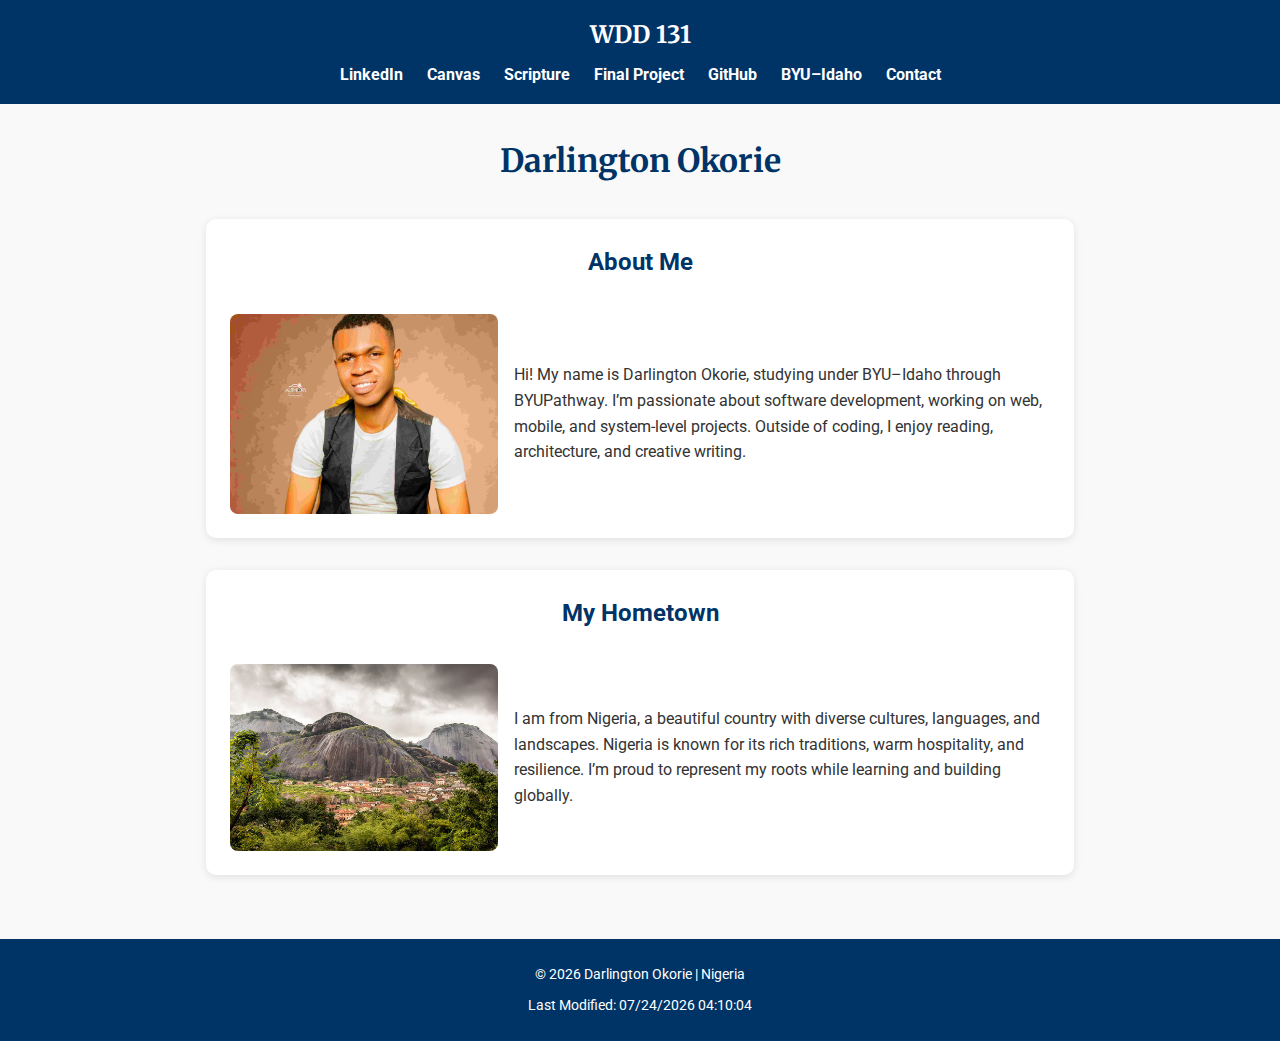
<file: index.html>
<!DOCTYPE html>
<html lang="en">
<head>
  <meta charset="UTF-8">
  <meta name="viewport" content="width=device-width, initial-scale=1.0">
  <title>WDD 131 – Dynamic Web Fundamentals – Darlington Okorie</title>
  <meta name="description" content="WDD 131 – Dynamic Web Fundamentals – Darlington Okorie. Course landing page showcasing assignments, projects, and links.">
  <meta name="author" content="Darlington Okorie">

  <!-- Base Styles -->
  <link rel="stylesheet" href="styles/base.css">

  <!-- Google Fonts (with preconnect for performance) -->
  <link rel="preconnect" href="https://fonts.googleapis.com">
  <link rel="preconnect" href="https://fonts.gstatic.com" crossorigin>
  <link href="https://fonts.googleapis.com/css2?family=Roboto:wght@400;700&family=Merriweather:wght@700&display=swap" rel="stylesheet">

  <!-- JS -->
  <script src="scripts/getdates.js" defer></script>
</head>
<body>
  <header>
    <span id="course-title">WDD 131</span>
    <nav>
      <ul>
        <li><a href="https://www.linkedin.com/in/darlington-okorie" target="_blank">LinkedIn</a></li>
        <li><a href="https://byupw.instructure.com/" target="_blank">Canvas</a></li>
        <li><a href="https://www.churchofjesuschrist.org/study/scriptures/bofm/1-ne/3?lang=eng&id=p7#p7" target="_blank">Scripture</a></li>
        <li><a href="final-project/index.html">Final Project</a></li>
        <li><a href="https://github.com/richiedarl" target="_blank">GitHub</a></li>
        <li><a href="https://www.byui.edu/" target="_blank">BYU–Idaho</a></li>
        <li><a href="contact.html">Contact</a></li>
      </ul>
    </nav>
  </header>

  <main>
    <h1>Darlington Okorie</h1>

    <!-- Card 1 -->
    <section class="card">
      <h2>About Me</h2>
      <img src="images/profile.jpg" alt="Portrait of Darlington Okorie">
      <p>
        Hi! My name is Darlington Okorie, studying under BYU–Idaho through BYUPathway. 
        I’m passionate about software development, working on web, mobile, and system-level projects. 
        Outside of coding, I enjoy reading, architecture, and creative writing.
      </p>
    </section>

    <!-- Card 2 -->
    <section class="card">
      <h2>My Hometown</h2>
      <img src="images/nigeria.jpg" alt="Scenic view of Nigeria">
      <p>
        I am from Nigeria, a beautiful country with diverse cultures, languages, and landscapes. 
        Nigeria is known for its rich traditions, warm hospitality, and resilience. 
        I’m proud to represent my roots while learning and building globally.
      </p>
    </section>
  </main>

  <footer>
    <p>&copy; <span id="currentyear"></span> Darlington Okorie | Nigeria</p>
    <p id="lastModified"></p>
  </footer>
</body>
</html>
</file>
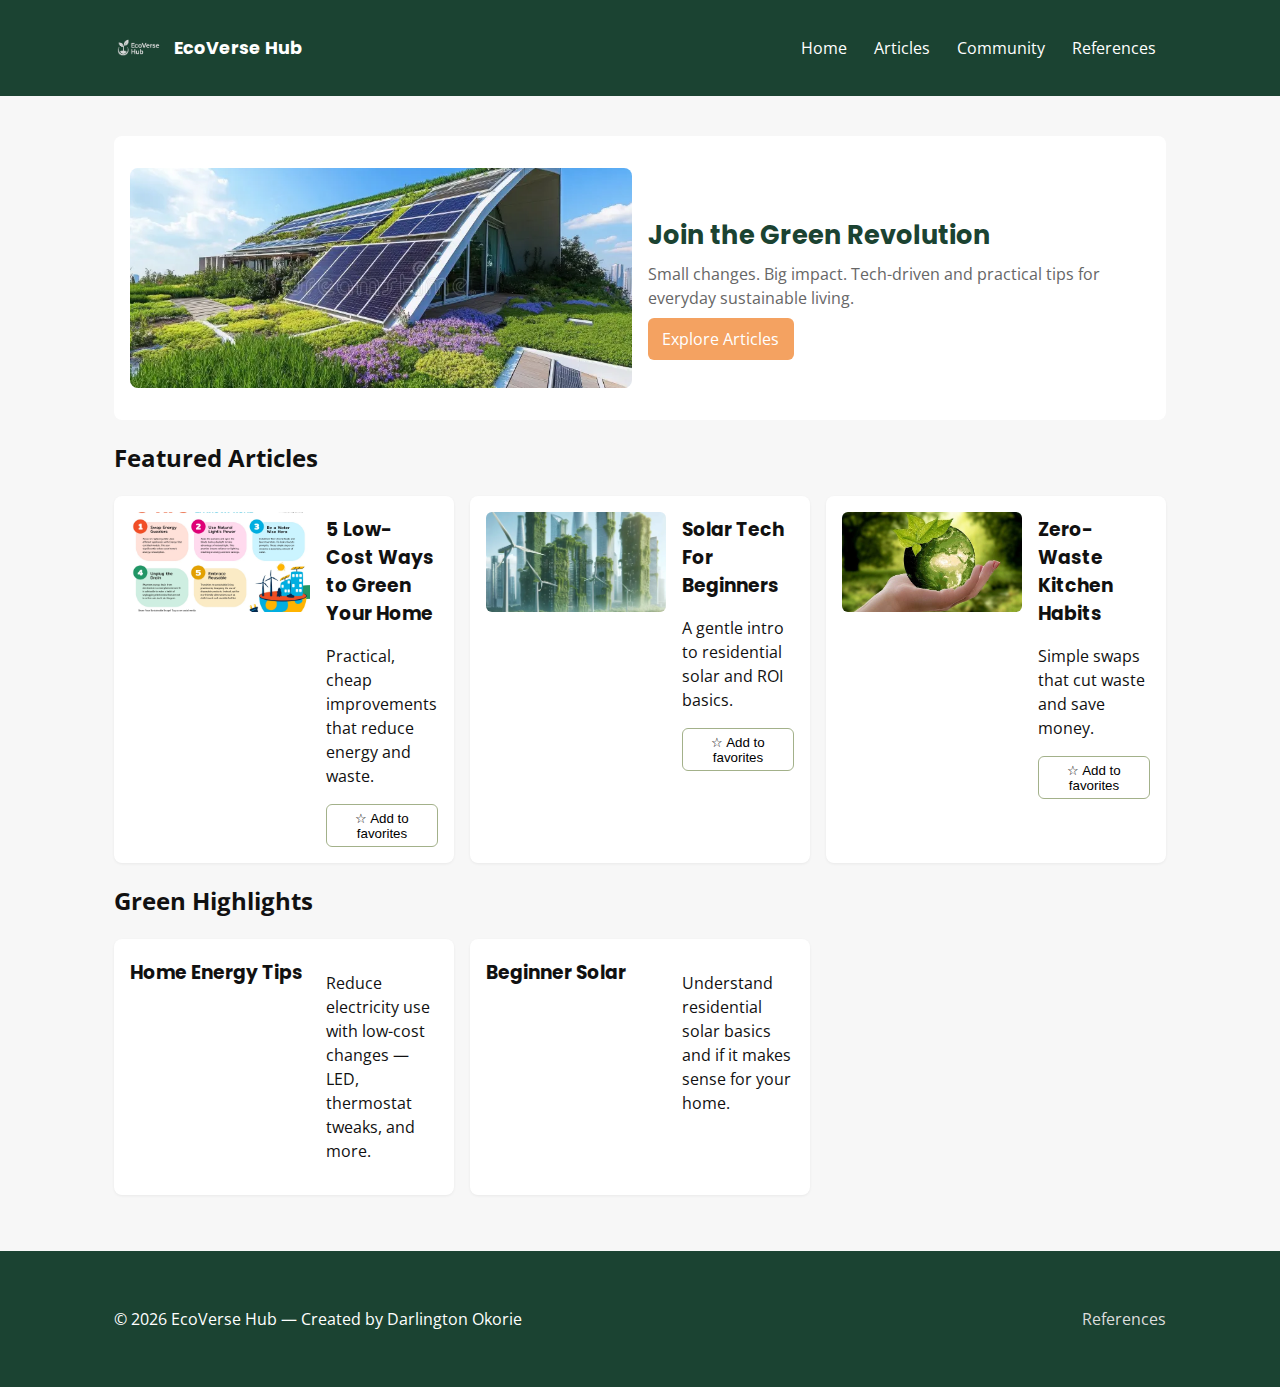
<file: ecoverse-hub/index.html>
<!DOCTYPE html>
<html lang="en">
<head>
  <meta charset="utf-8" />
  <meta name="viewport" content="width=device-width,initial-scale=1" />
  <title>EcoVerse Hub — Home</title>
  <meta name="description" content="EcoVerse Hub: guides, tech reviews, and community stories that help you live sustainably." />

  <!-- Fonts -->
  <link href="https://fonts.googleapis.com/css2?family=Open+Sans:wght@400;600&family=Poppins:wght@600;700&display=swap" rel="stylesheet">

  <!-- Stylesheet -->
  <link rel="stylesheet" href="assets/css/style.css">

</head>
<body>
  <a class="skip-link" href="#main">Skip to content</a>

  <header class="site-header" role="banner">
    <div class="container header-inner">
      <div class="brand">
        <img src="assets/images/logo.png" alt="EcoVerse Hub logo" class="logo" loading="lazy">
        <h1 class="site-title">EcoVerse Hub</h1>
      </div>

      <nav class="main-nav" role="navigation" aria-label="Primary">
        <button class="nav-toggle" aria-expanded="false" aria-controls="nav-list">Menu</button>
        <ul id="nav-list" class="nav-list">
          <li><a href="index.html">Home</a></li>
          <li><a href="articles.html">Articles</a></li>
          <li><a href="community.html">Community</a></li>
          <li><a href="references.html">References</a></li>
        </ul>
      </nav>
    </div>
  </header>

  <main id="main" class="container">
    <section class="hero" aria-labelledby="hero-heading">
      <img src="assets/images/hero.webp" alt="" class="hero-img" loading="lazy" aria-hidden="true">
      <div class="hero-content">
        <h2 id="hero-heading">Join the Green Revolution</h2>
        <p class="hero-sub">Small changes. Big impact. Tech-driven and practical tips for everyday sustainable living.</p>
        <a href="articles.html" class="btn-primary">Explore Articles</a>
      </div>
    </section>

    <section id="featured" class="featured">
      <h2>Featured Articles</h2>
      <div id="articles-list" class="grid" aria-live="polite">
        <!-- JS will render article cards here -->
      </div>
    </section>

    <section class="highlights">
      <h2>Green Highlights</h2>
      <div class="cards">
        <article class="card small">
          <h3>Home Energy Tips</h3>
          <p>Reduce electricity use with low-cost changes — LED, thermostat tweaks, and more.</p>
        </article>
        <article class="card small">
          <h3>Beginner Solar</h3>
          <p>Understand residential solar basics and if it makes sense for your home.</p>
        </article>
      </div>
    </section>

  </main>

  <footer class="site-footer" role="contentinfo">
    <div class="container footer-inner">
      <p>&copy; <span id="year"></span> EcoVerse Hub — Created by Darlington Okorie</p>
      <nav aria-label="Footer">
        <a href="references.html">References</a>
      </nav>
    </div>
  </footer>

  <script src="assets/js/main.js" defer></script>
</body>
</html>
</file>
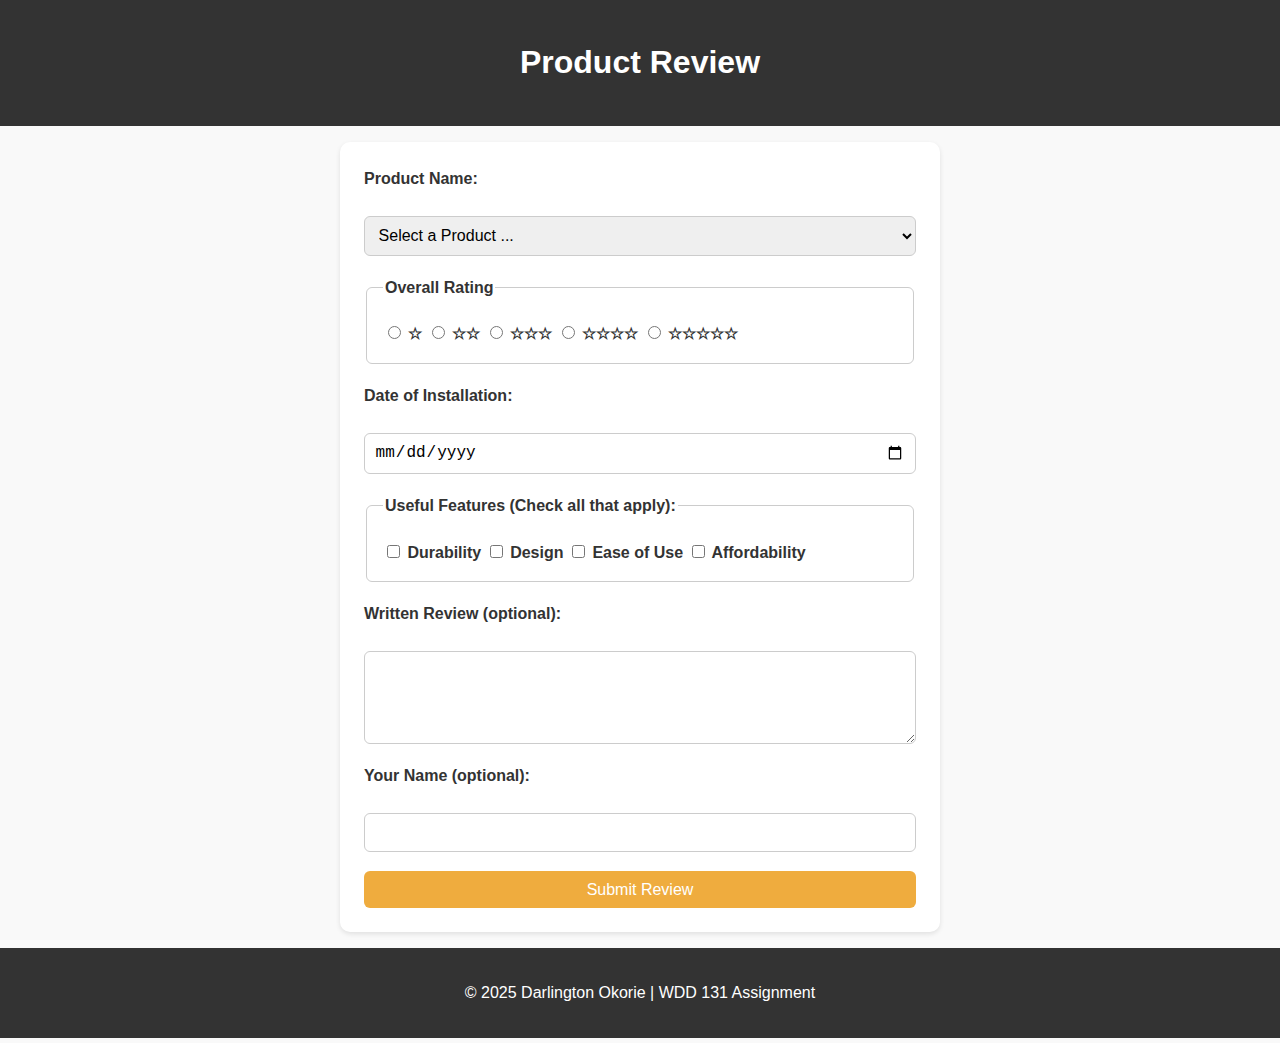
<file: form.html>
<!DOCTYPE html>
<html lang="en">
<!DOCTYPE html>
<html lang="en-US">
<head>
  <meta charset="UTF-8">
  <meta name="viewport" content="width=device-width,initial-scale=1.0">
  <title>Product Review Form</title>
  <meta name="description" content="Submit your product review including rating, features, and feedback.">
  <meta name="author" content="Darlington Okorie">

  <!-- Google Fonts properly linked -->
  <link rel="preconnect" href="https://fonts.googleapis.com">
  <link rel="preconnect" href="https://fonts.gstatic.com" crossorigin>
  <link href="https://fonts.googleapis.com/css2?family=Roboto:wght@400;700&display=swap" rel="stylesheet">

  <link rel="stylesheet" href="styles/form.css">
  <script src="scripts/form.js" defer></script>
</head>

<body>
  <header>
    <h1>Product Review</h1>
  </header>

  <main>
    <form method="get" action="review.html">
      <!-- Product Name -->
      <label for="productName">Product Name:</label>
      <select id="productName" name="productName" required>
        <option value="" disabled selected>Select a Product ...</option>
        <!-- Options populated by JS -->
      </select>

      <!-- Overall Rating -->
      <fieldset>
        <legend>Overall Rating</legend>
        <label>
          <input type="radio" id="rating1" name="rating" value="1" required> ☆
        </label>
        <label>
          <input type="radio" id="rating2" name="rating" value="2"> ☆☆
        </label>
        <label>
          <input type="radio" id="rating3" name="rating" value="3"> ☆☆☆
        </label>
        <label>
          <input type="radio" id="rating4" name="rating" value="4"> ☆☆☆☆
        </label>
        <label>
          <input type="radio" id="rating5" name="rating" value="5"> ☆☆☆☆☆
        </label>
      </fieldset>

      <!-- Date of Installation -->
      <label for="installDate">Date of Installation:</label>
      <input type="date" id="installDate" name="installDate" required>

      <!-- Useful Features -->
      <fieldset>
        <legend>Useful Features (Check all that apply):</legend>
        <label><input type="checkbox" id="feature1" name="features" value="Durability"> Durability</label>
        <label><input type="checkbox" id="feature2" name="features" value="Design"> Design</label>
        <label><input type="checkbox" id="feature3" name="features" value="Ease of Use"> Ease of Use</label>
        <label><input type="checkbox" id="feature4" name="features" value="Affordability"> Affordability</label>
      </fieldset>

      <!-- Written Review -->
      <label for="reviewText">Written Review (optional):</label>
      <textarea id="reviewText" name="reviewText" rows="4"></textarea>

      <!-- User Name -->
      <label for="username">Your Name (optional):</label>
      <input type="text" id="username" name="username">

      <!-- Submit -->
    <input type="submit" value="Submit Review">
    </form>
  </main>

  <footer>
    <p>&copy; 2025 Darlington Okorie | WDD 131 Assignment</p>
  </footer>
</body>
</html>
</file>
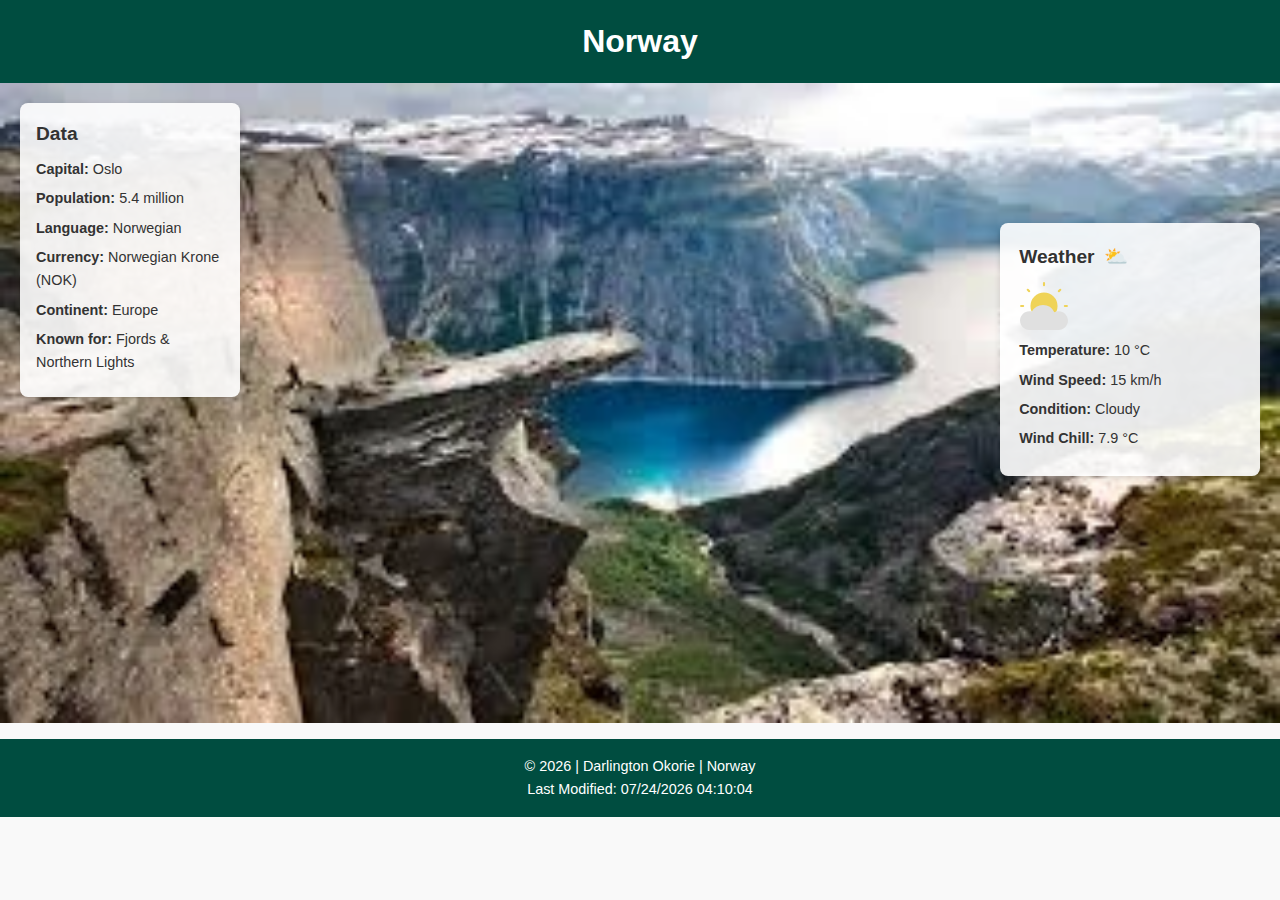
<file: place.html>
<!DOCTYPE html>
<html lang="en">
<head>
  <meta charset="UTF-8">
  <meta name="viewport" content="width=device-width, initial-scale=1.0">
  <title>Norway - Land of the Midnight Sun</title>
  <meta name="description" content="Information about Norway including culture, geography, and weather.">
  <link rel="stylesheet" href="styles/place.css">
  <script src="scripts/place.js" defer></script>
</head>
<body>
  <header>
    <h1>Norway</h1>
  </header>

<main>
  <!-- Hero Section with overlay cards -->
  <section class="hero">
    <picture>
      <source srcset="images/norway-large.webp" media="(min-width: 768px)">
      <img src="images/norway-small.webp" alt="Norwegian fjords landscape">
    </picture>

    <!-- Overlay Cards -->
    <div class="data">
      <h2>Data</h2>
      <ul>
        <li><strong>Capital:</strong> Oslo</li>
        <li><strong>Population:</strong> 5.4 million</li>
        <li><strong>Language:</strong> Norwegian</li>
        <li><strong>Currency:</strong> Norwegian Krone (NOK)</li>
        <li><strong>Continent:</strong> Europe</li>
        <li><strong>Known for:</strong> Fjords & Northern Lights</li>
      </ul>
    </div>

    <div class="weather">
      <h2>Weather</h2>
      <img src="images/weather.svg" alt="Weather icon" class="weather-icon">
      <ul>
        <li><strong>Temperature:</strong> <span id="temp">10</span> °C</li>
        <li><strong>Wind Speed:</strong> <span id="wind">15</span> km/h</li>
        <li><strong>Condition:</strong> Cloudy</li>
        <li><strong>Wind Chill:</strong> <span id="windchill"></span></li>
      </ul>
    </div>
  </section>
</main>


  <footer>
    <p>&copy; <span id="year"></span> | Darlington Okorie | Norway</p>
    <p>Last Modified: <span id="lastModified"></span></p>
  </footer>
</body>
</html>
</file>
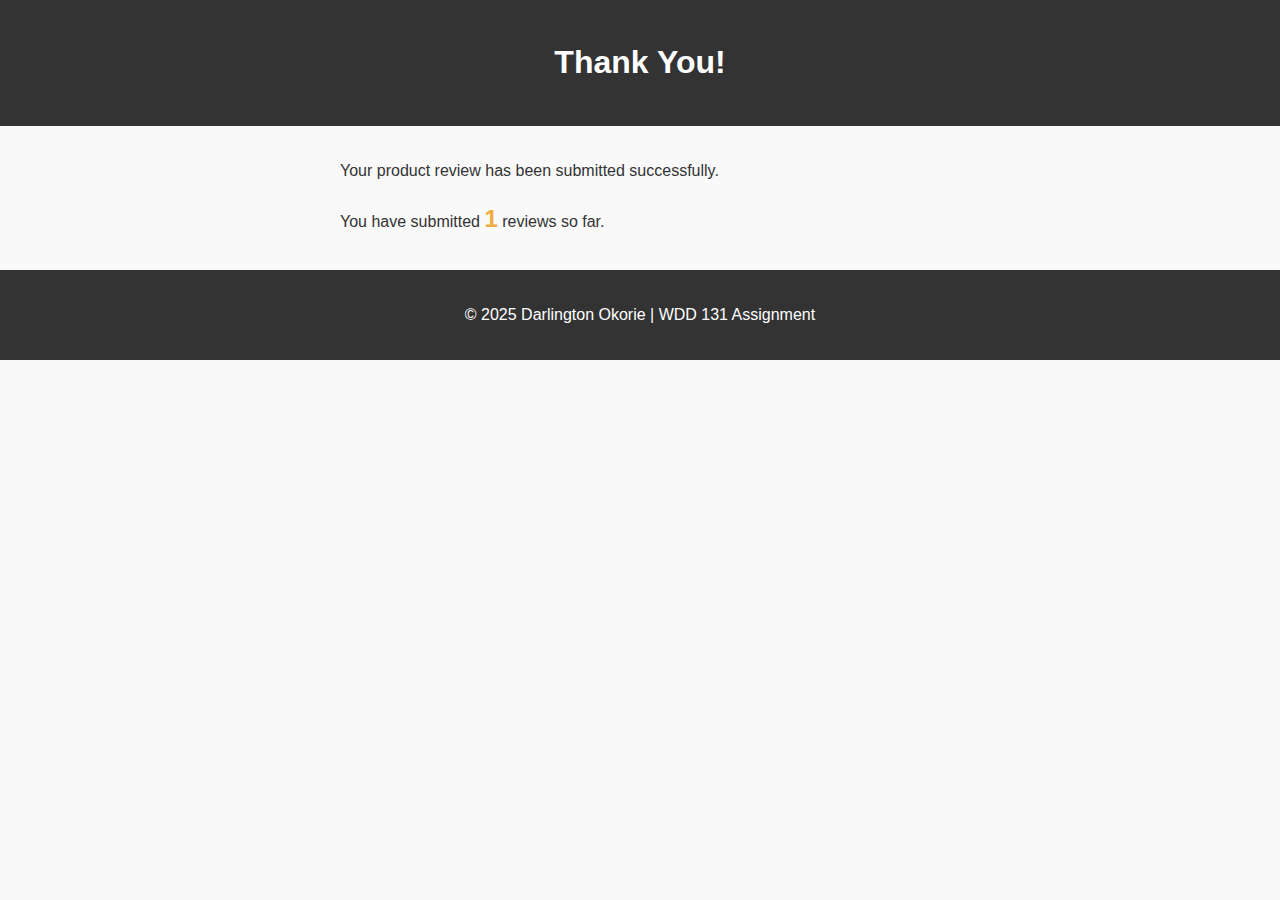
<file: review.html>
<!DOCTYPE html>
<html lang="en">
<head>
  <meta charset="UTF-8">
  <meta name="viewport" content="width=device-width, initial-scale=1.0">
  <title>Review Submitted</title>
  <link rel="stylesheet" href="styles/form.css">
  <script defer src="scripts/review.js"></script>
</head>
<body>
  <header>
    <h1>Thank You!</h1>
  </header>

  <main>
    <p>Your product review has been submitted successfully.</p>
    <p>You have submitted <span id="reviewCount"></span> reviews so far.</p>
  </main>

  <footer>
    <p>&copy; 2025 Darlington Okorie | WDD 131 Assignment</p>
  </footer>
</body>
</html>
</file>
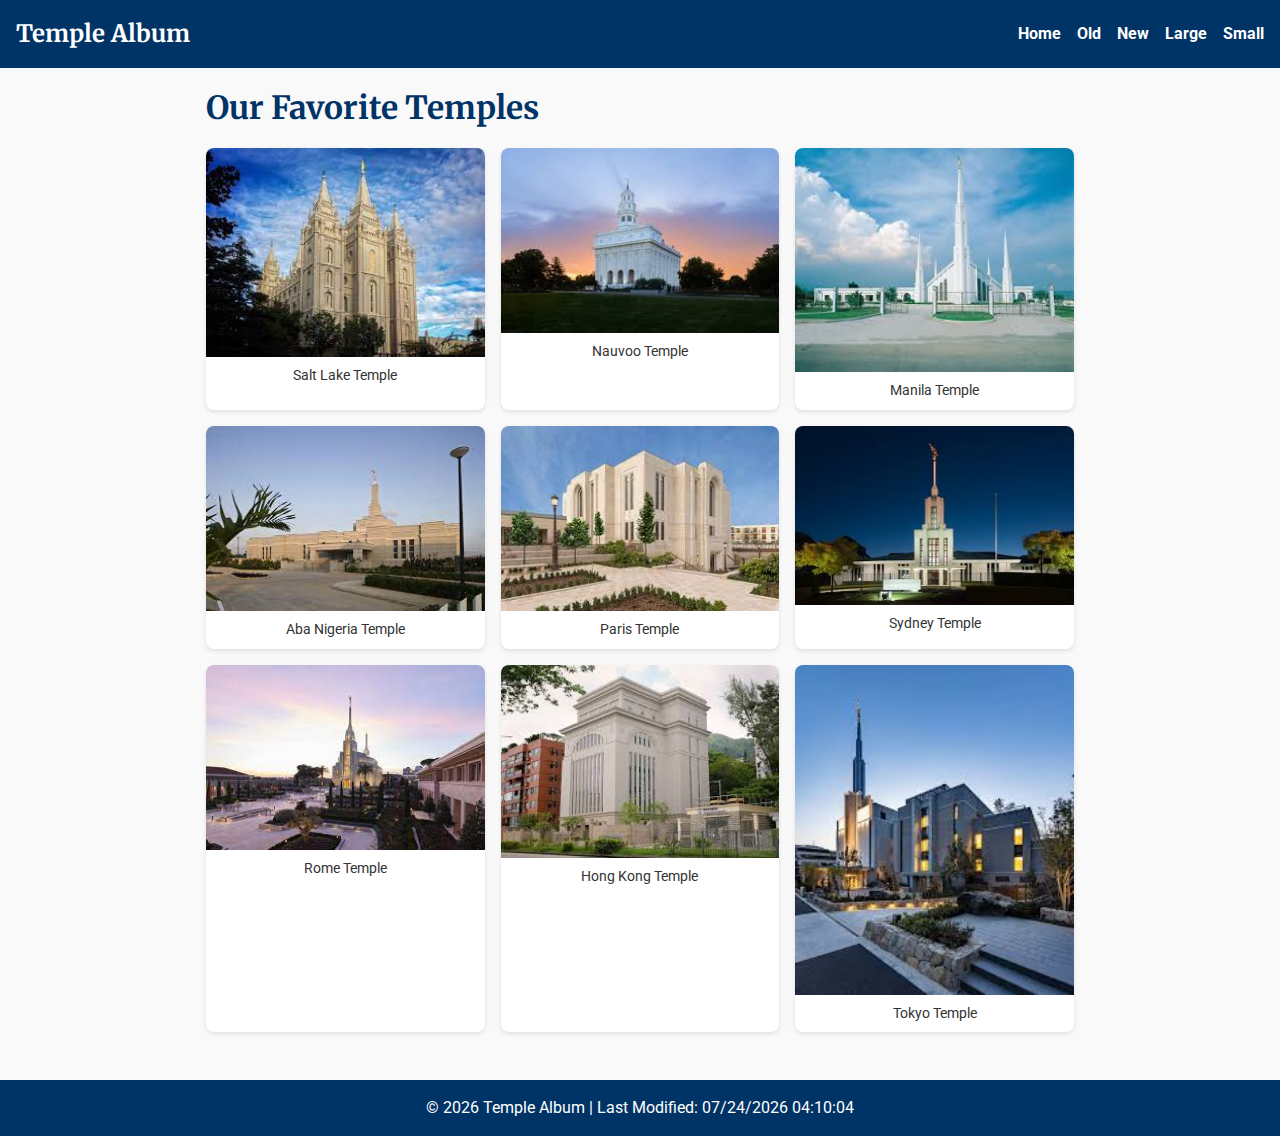
<file: temples.html>
<!DOCTYPE html>
<html lang="en">
<head>
  <meta charset="UTF-8">
  <meta name="viewport" content="width=device-width, initial-scale=1.0">
  <title>Temple Album</title>

  <!-- Google Fonts -->
  <link rel="preconnect" href="https://fonts.googleapis.com">
  <link rel="preconnect" href="https://fonts.gstatic.com" crossorigin>
  <link href="https://fonts.googleapis.com/css2?family=Roboto:wght@400;700&family=Merriweather:wght@700&display=swap" rel="stylesheet">

  <!-- CSS: mobile first then larger view overrides -->
  <link rel="stylesheet" href="styles/temples.css">
  <link rel="stylesheet" href="styles/temples-large.css">

  <script src="scripts/temples.js" defer></script>
</head>
<body>
  <header>
    <h1>Temple Album</h1>
    <button class="menu-button" aria-label="Toggle Menu">&#9776;</button>
    <nav>
      <ul class="nav-links">
        <li><a href="#">Home</a></li>
        <li><a href="#">Old</a></li>
        <li><a href="#">New</a></li>
        <li><a href="#">Large</a></li>
        <li><a href="#">Small</a></li>
      </ul>
    </nav>
  </header>

  <main>
    <h1>Our Favorite Temples</h1>
    <section class="album">
      <!-- 9 figures -->
      <figure>
        <img src="images/salt-lake.jpg" alt="Salt Lake Temple">
        <figcaption>Salt Lake Temple</figcaption>
      </figure>
      <figure>
        <img src="images/nauvoo.jpg" alt="Nauvoo Temple">
        <figcaption>Nauvoo Temple</figcaption>
      </figure>
      <figure>
        <img src="images/manila.jpg" alt="Manila Temple">
        <figcaption>Manila Temple</figcaption>
      </figure>
      <figure>
        <img src="images/aba.jpg" alt="Aba Nigeria Temple">
        <figcaption>Aba Nigeria Temple</figcaption>
      </figure>
      <figure>
        <img src="images/paris.jpg" alt="Paris Temple">
        <figcaption>Paris Temple</figcaption>
      </figure>
      <figure>
        <img src="images/sydney.jpg" alt="Sydney Temple">
        <figcaption>Sydney Temple</figcaption>
      </figure>
      <figure>
        <img src="images/rome.jpg" alt="Rome Temple">
        <figcaption>Rome Temple</figcaption>
      </figure>
      <figure>
        <img src="images/hongkong.jpg" alt="Hong Kong Temple">
        <figcaption>Hong Kong Temple</figcaption>
      </figure>
      <figure>
        <img src="images/tokyo.jpg" alt="Tokyo Temple">
        <figcaption>Tokyo Temple</figcaption>
      </figure>
    </section>
  </main>

  <footer>
    <p>&copy; <span id="currentyear"></span> Temple Album | Last Modified: <span id="lastmodified"></span></p>
  </footer>
</body>
</html>
</file>
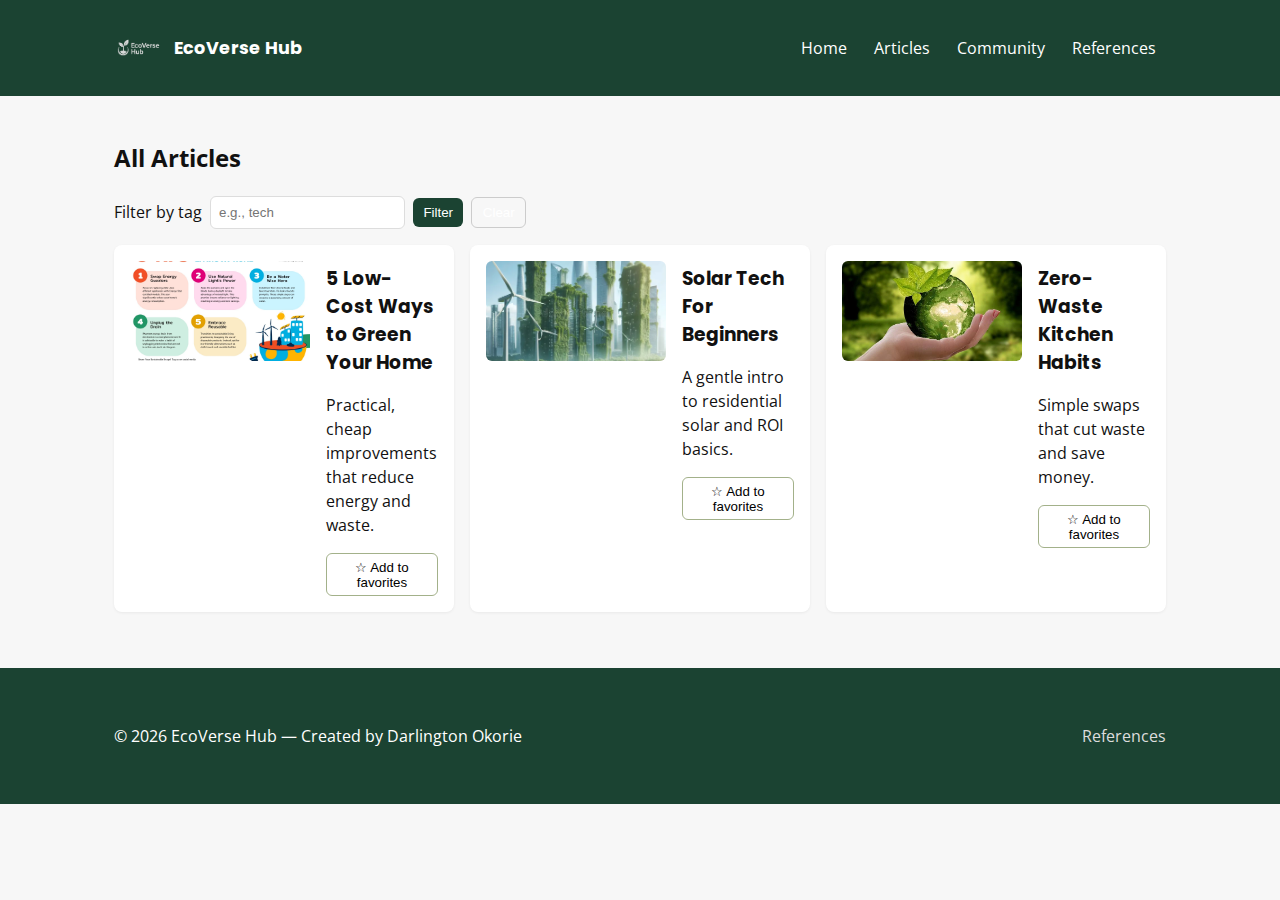
<file: ecoverse-hub/articles.html>
<!DOCTYPE html>
<html lang="en">
<head>
  <meta charset="utf-8" />
  <meta name="viewport" content="width=device-width,initial-scale=1" />
  <title>EcoVerse Hub — Articles</title>
  <link href="https://fonts.googleapis.com/css2?family=Open+Sans:wght@400;600&family=Poppins:wght@600;700&display=swap" rel="stylesheet">
  <link rel="stylesheet" href="assets/css/style.css">
</head>
<body>
  <a class="skip-link" href="#main">Skip to content</a>

  <header class="site-header">
    <div class="container header-inner">
      <div class="brand">
        <img src="assets/images/logo.png" alt="EcoVerse Hub logo" class="logo" loading="lazy">
        <h1 class="site-title">EcoVerse Hub</h1>
      </div>

      <nav class="main-nav" role="navigation" aria-label="Primary">
        <button class="nav-toggle" aria-expanded="false" aria-controls="nav-list">Menu</button>
        <ul id="nav-list" class="nav-list">
          <li><a href="index.html">Home</a></li>
          <li><a href="articles.html" aria-current="page">Articles</a></li>
          <li><a href="community.html">Community</a></li>
          <li><a href="references.html">References</a></li>
        </ul>
      </nav>
    </div>
  </header>

  <main id="main" class="container">
    <section class="listing">
      <h2>All Articles</h2>

      <form id="filter-form" class="filter-form" aria-label="Filter articles">
        <label for="tag">Filter by tag</label>
        <input id="tag" name="tag" type="text" placeholder="e.g., tech" aria-label="Tag name">
        <button type="submit" class="btn">Filter</button>
        <button id="clear-filter" type="button" class="btn btn-ghost">Clear</button>
      </form>

      <div id="articles-list" class="grid" aria-live="polite">
        <!-- JS will render article cards here -->
      </div>
    </section>
  </main>

  <footer class="site-footer">
    <div class="container footer-inner">
      <p>&copy; <span id="year-2"></span> EcoVerse Hub — Created by Darlington Okorie</p>
      <nav aria-label="Footer">
        <a href="references.html">References</a>
      </nav>
    </div>
  </footer>

  <script src="assets/js/main.js" defer></script>
</body>
</html>
</file>
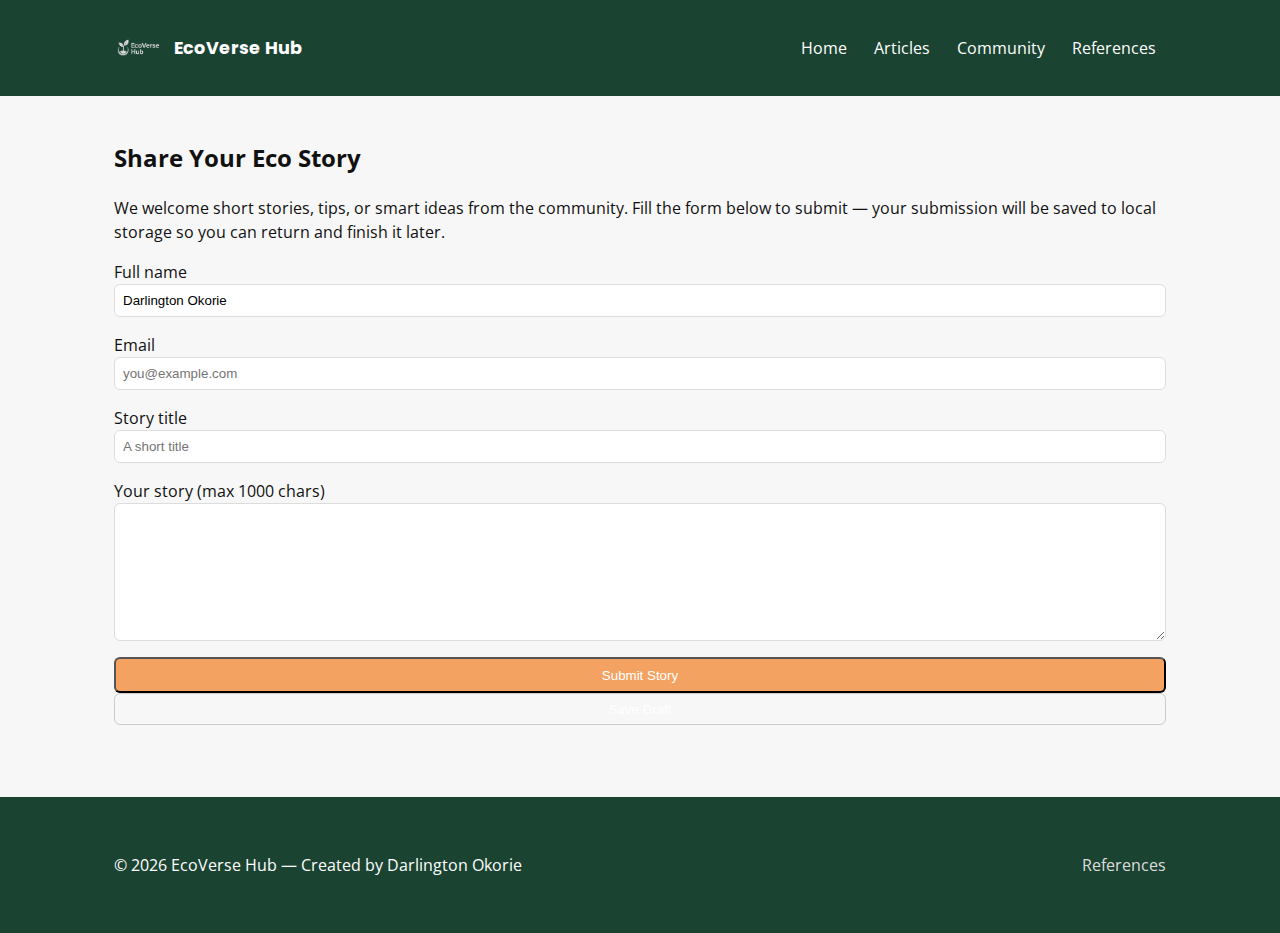
<file: ecoverse-hub/community.html>
<!DOCTYPE html>
<html lang="en">
<head>
  <meta charset="utf-8" />
  <meta name="viewport" content="width=device-width,initial-scale=1" />
  <title>EcoVerse Hub — Community</title>
  <link href="https://fonts.googleapis.com/css2?family=Open+Sans:wght@400;600&family=Poppins:wght@600;700&display=swap" rel="stylesheet">
  <link rel="stylesheet" href="assets/css/style.css">
</head>
<body>
  <a class="skip-link" href="#main">Skip to content</a>

  <header class="site-header">
    <div class="container header-inner">
      <div class="brand">
        <img src="assets/images/logo.png" alt="EcoVerse Hub logo" class="logo" loading="lazy">
        <h1 class="site-title">EcoVerse Hub</h1>
      </div>

      <nav class="main-nav" role="navigation" aria-label="Primary">
        <button class="nav-toggle" aria-expanded="false" aria-controls="nav-list">Menu</button>
        <ul id="nav-list" class="nav-list">
          <li><a href="index.html">Home</a></li>
          <li><a href="articles.html">Articles</a></li>
          <li><a href="community.html" aria-current="page">Community</a></li>
          <li><a href="references.html">References</a></li>
        </ul>
      </nav>
    </div>
  </header>

  <main id="main" class="container">
    <section class="community-intro">
      <h2>Share Your Eco Story</h2>
      <p>We welcome short stories, tips, or smart ideas from the community. Fill the form below to submit — your submission will be saved to local storage so you can return and finish it later.</p>
    </section>

    <section class="submit-form">
      <form id="story-form" aria-label="Submit story form">
        <div class="form-row">
          <label for="name">Full name</label>
          <input id="name" name="name" type="text" required value="Darlington Okorie">
        </div>

        <div class="form-row">
          <label for="email">Email</label>
          <input id="email" name="email" type="email" required placeholder="you@example.com">
        </div>

        <div class="form-row">
          <label for="title">Story title</label>
          <input id="title" name="title" type="text" required placeholder="A short title">
        </div>

        <div class="form-row">
          <label for="story">Your story (max 1000 chars)</label>
          <textarea id="story" name="story" rows="8" maxlength="1000" required></textarea>
        </div>

        <div class="form-row">
          <button type="submit" class="btn-primary">Submit Story</button>
          <button type="button" id="save-draft" class="btn btn-ghost">Save Draft</button>
          <span id="form-message" role="status" aria-live="polite"></span>
        </div>
      </form>
    </section>
  </main>

  <footer class="site-footer">
    <div class="container footer-inner">
      <p>&copy; <span id="year-3"></span> EcoVerse Hub — Created by Darlington Okorie</p>
      <nav aria-label="Footer">
        <a href="references.html">References</a>
      </nav>
    </div>
  </footer>

  <script src="assets/js/main.js" defer></script>
</body>
</html>
</file>
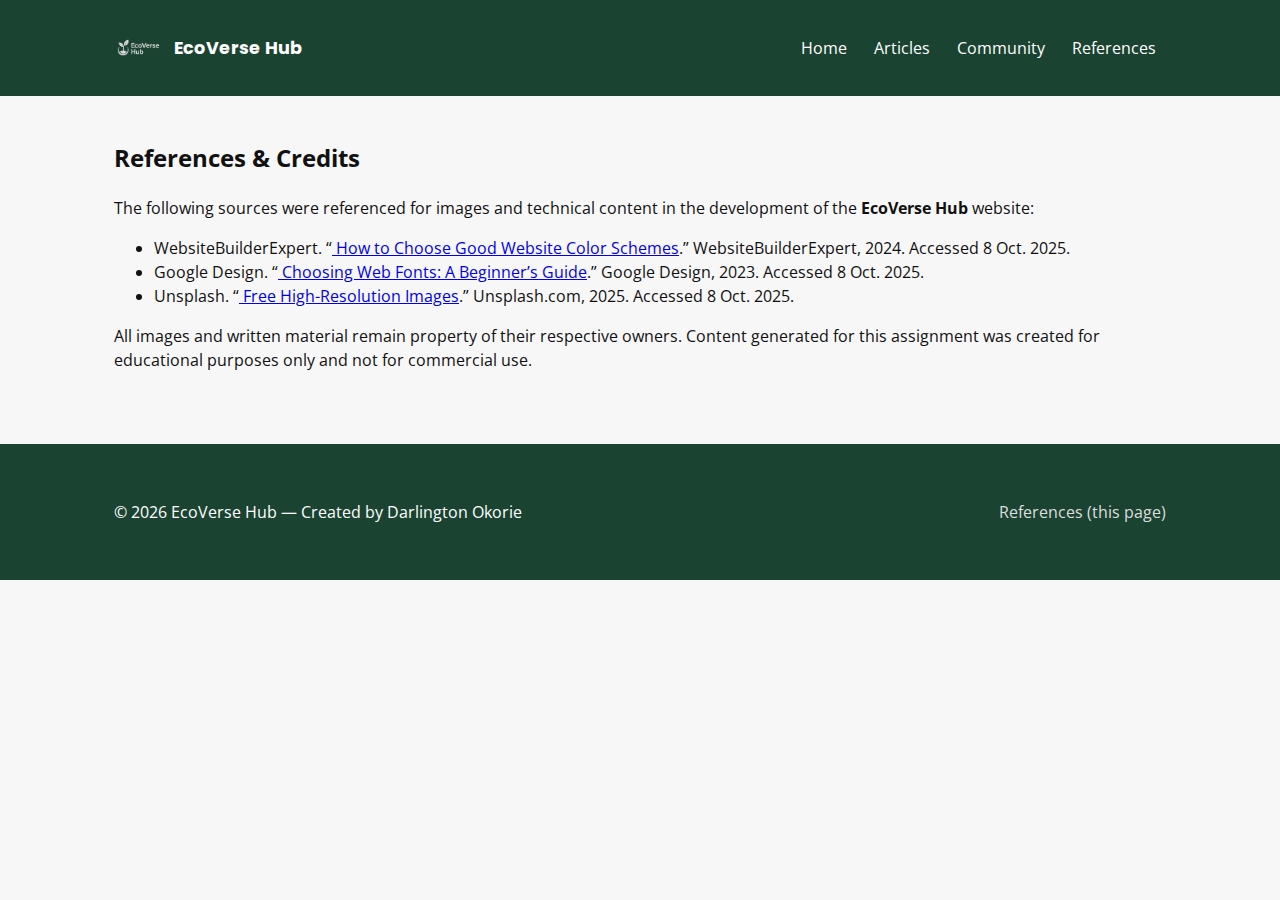
<file: ecoverse-hub/references.html>
<!DOCTYPE html>
<html lang="en">
<head>
  <meta charset="utf-8" />
  <meta name="viewport" content="width=device-width,initial-scale=1" />
  <title>EcoVerse Hub — References</title>
  <link href="https://fonts.googleapis.com/css2?family=Open+Sans:wght@400;600&family=Poppins:wght@600;700&display=swap" rel="stylesheet">
  <link rel="stylesheet" href="assets/css/style.css">
</head>
<body>
  <header class="site-header">
    <div class="container header-inner">
      <div class="brand">
        <img src="assets/images/logo.png" alt="EcoVerse Hub logo" class="logo" loading="lazy">
        <h1 class="site-title">EcoVerse Hub</h1>
      </div>

      <nav class="main-nav" role="navigation" aria-label="Primary">
        <button class="nav-toggle" aria-expanded="false" aria-controls="nav-list">Menu</button>
        <ul id="nav-list" class="nav-list">
          <li><a href="index.html">Home</a></li>
          <li><a href="articles.html">Articles</a></li>
          <li><a href="community.html">Community</a></li>
          <li><a href="references.html" aria-current="page">References</a></li>
        </ul>
      </nav>
    </div>
  </header>

  <main class="container">
    <section id="references">
  <h2>References & Credits</h2>
  <p>The following sources were referenced for images and technical content in the development of the <strong>EcoVerse Hub</strong> website:</p>
  
  <ul>
    <li>
      WebsiteBuilderExpert. 
      “<a href="https://www.websitebuilderexpert.com/designing-websites/website-color-schemes/" target="_blank" rel="noopener noreferrer">
      How to Choose Good Website Color Schemes</a>.” 
      WebsiteBuilderExpert, 2024. Accessed 8 Oct. 2025.
    </li>

    <li>
      Google Design. 
      “<a href="https://design.google/library/choosing-web-fonts-beginners-guide/" target="_blank" rel="noopener noreferrer">
      Choosing Web Fonts: A Beginner’s Guide</a>.” 
      Google Design, 2023. Accessed 8 Oct. 2025.
    </li>

    <li>
      Unsplash. 
      “<a href="https://unsplash.com/" target="_blank" rel="noopener noreferrer">
      Free High-Resolution Images</a>.” 
      Unsplash.com, 2025. Accessed 8 Oct. 2025.
    </li>
  </ul>

  <p>All images and written material remain property of their respective owners. Content generated for this assignment was created for educational purposes only and not for commercial use.</p>
</section>

  </main>

  <footer class="site-footer">
    <div class="container footer-inner">
      <p>&copy; <span id="year-4"></span> EcoVerse Hub — Created by Darlington Okorie</p>
      <nav aria-label="Footer">
        <a href="references.html">References (this page)</a>
      </nav>
    </div>
  </footer>

  <script src="assets/js/main.js" defer></script>
</body>
</html>
</file>
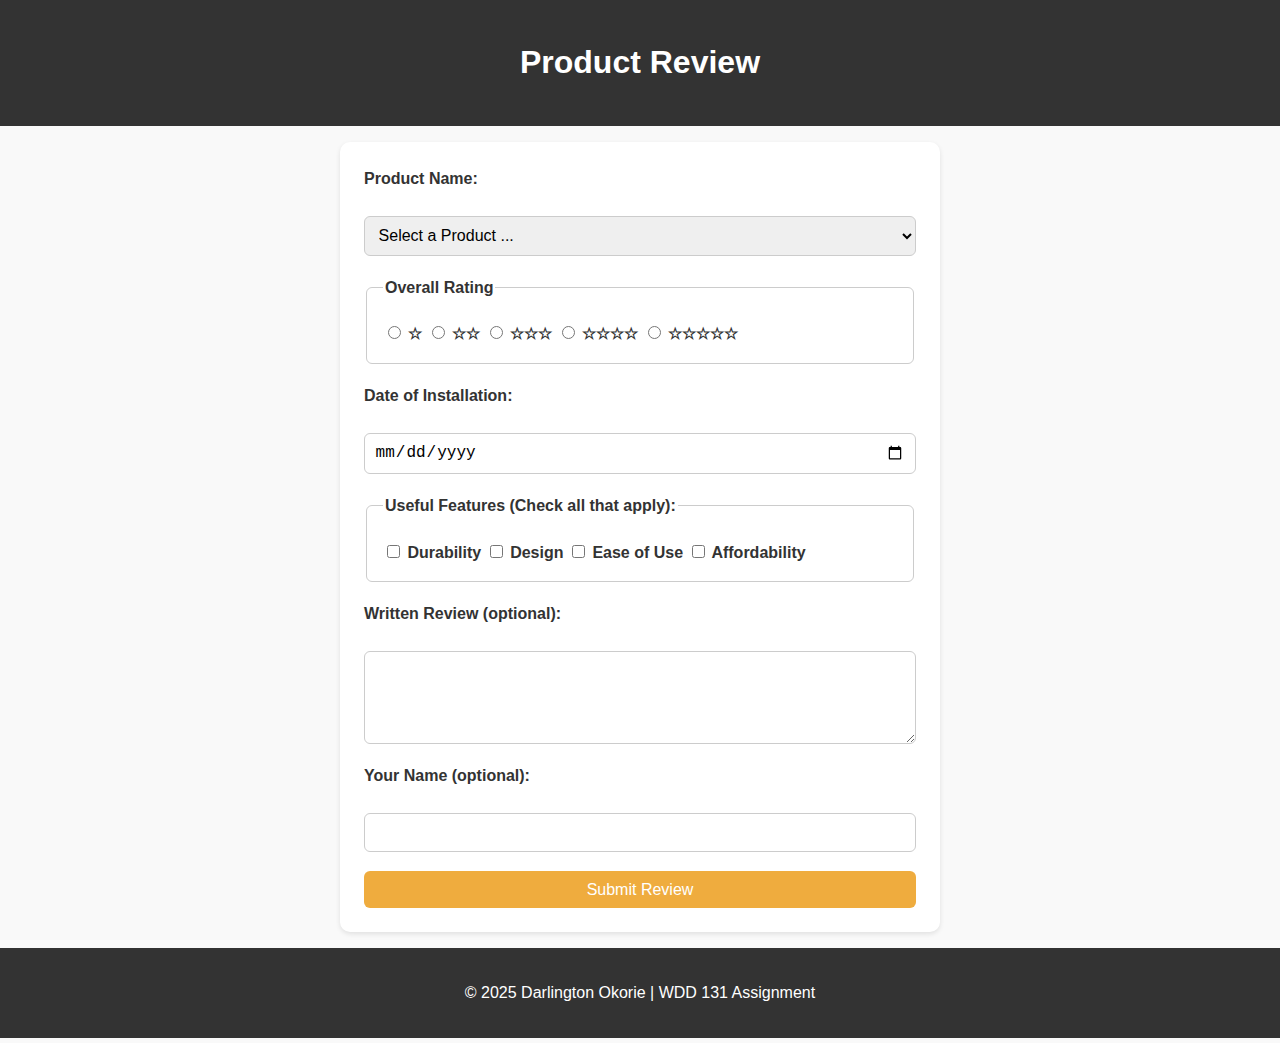
<file: prod_review/form.html>
<!DOCTYPE html>
<html lang="en">
<head>
  <meta charset="UTF-8">
  <meta name="viewport" content="width=device-width, initial-scale=1.0">
  <title>Product Review Form</title>
  <link rel="stylesheet" href="styles/form.css">
  <script defer src="scripts/form.js"></script>
</head>
<body>
  <header>
    <h1>Product Review</h1>
  </header>

  <main>
    <form method="get" action="review.html">
      <!-- Product Name -->
      <label for="productName">Product Name:</label>
      <select id="productName" name="productName" required>
        <option value="" disabled selected>Select a Product ...</option>
        <!-- Options populated by JS -->
      </select>

      <!-- Overall Rating -->
      <fieldset>
        <legend>Overall Rating</legend>
        <label>
          <input type="radio" id="rating1" name="rating" value="1" required> ☆
        </label>
        <label>
          <input type="radio" id="rating2" name="rating" value="2"> ☆☆
        </label>
        <label>
          <input type="radio" id="rating3" name="rating" value="3"> ☆☆☆
        </label>
        <label>
          <input type="radio" id="rating4" name="rating" value="4"> ☆☆☆☆
        </label>
        <label>
          <input type="radio" id="rating5" name="rating" value="5"> ☆☆☆☆☆
        </label>
      </fieldset>

      <!-- Date of Installation -->
      <label for="installDate">Date of Installation:</label>
      <input type="date" id="installDate" name="installDate" required>

      <!-- Useful Features -->
      <fieldset>
        <legend>Useful Features (Check all that apply):</legend>
        <label><input type="checkbox" id="feature1" name="features" value="Durability"> Durability</label>
        <label><input type="checkbox" id="feature2" name="features" value="Design"> Design</label>
        <label><input type="checkbox" id="feature3" name="features" value="Ease of Use"> Ease of Use</label>
        <label><input type="checkbox" id="feature4" name="features" value="Affordability"> Affordability</label>
      </fieldset>

      <!-- Written Review -->
      <label for="reviewText">Written Review (optional):</label>
      <textarea id="reviewText" name="reviewText" rows="4"></textarea>

      <!-- User Name -->
      <label for="username">Your Name (optional):</label>
      <input type="text" id="username" name="username">

      <!-- Submit -->
      <input type="submit" value="Submit Review">
    </form>
  </main>

  <footer>
    <p>&copy; 2025 Darlington Okorie | WDD 131 Assignment</p>
  </footer>
</body>
</html>
</file>
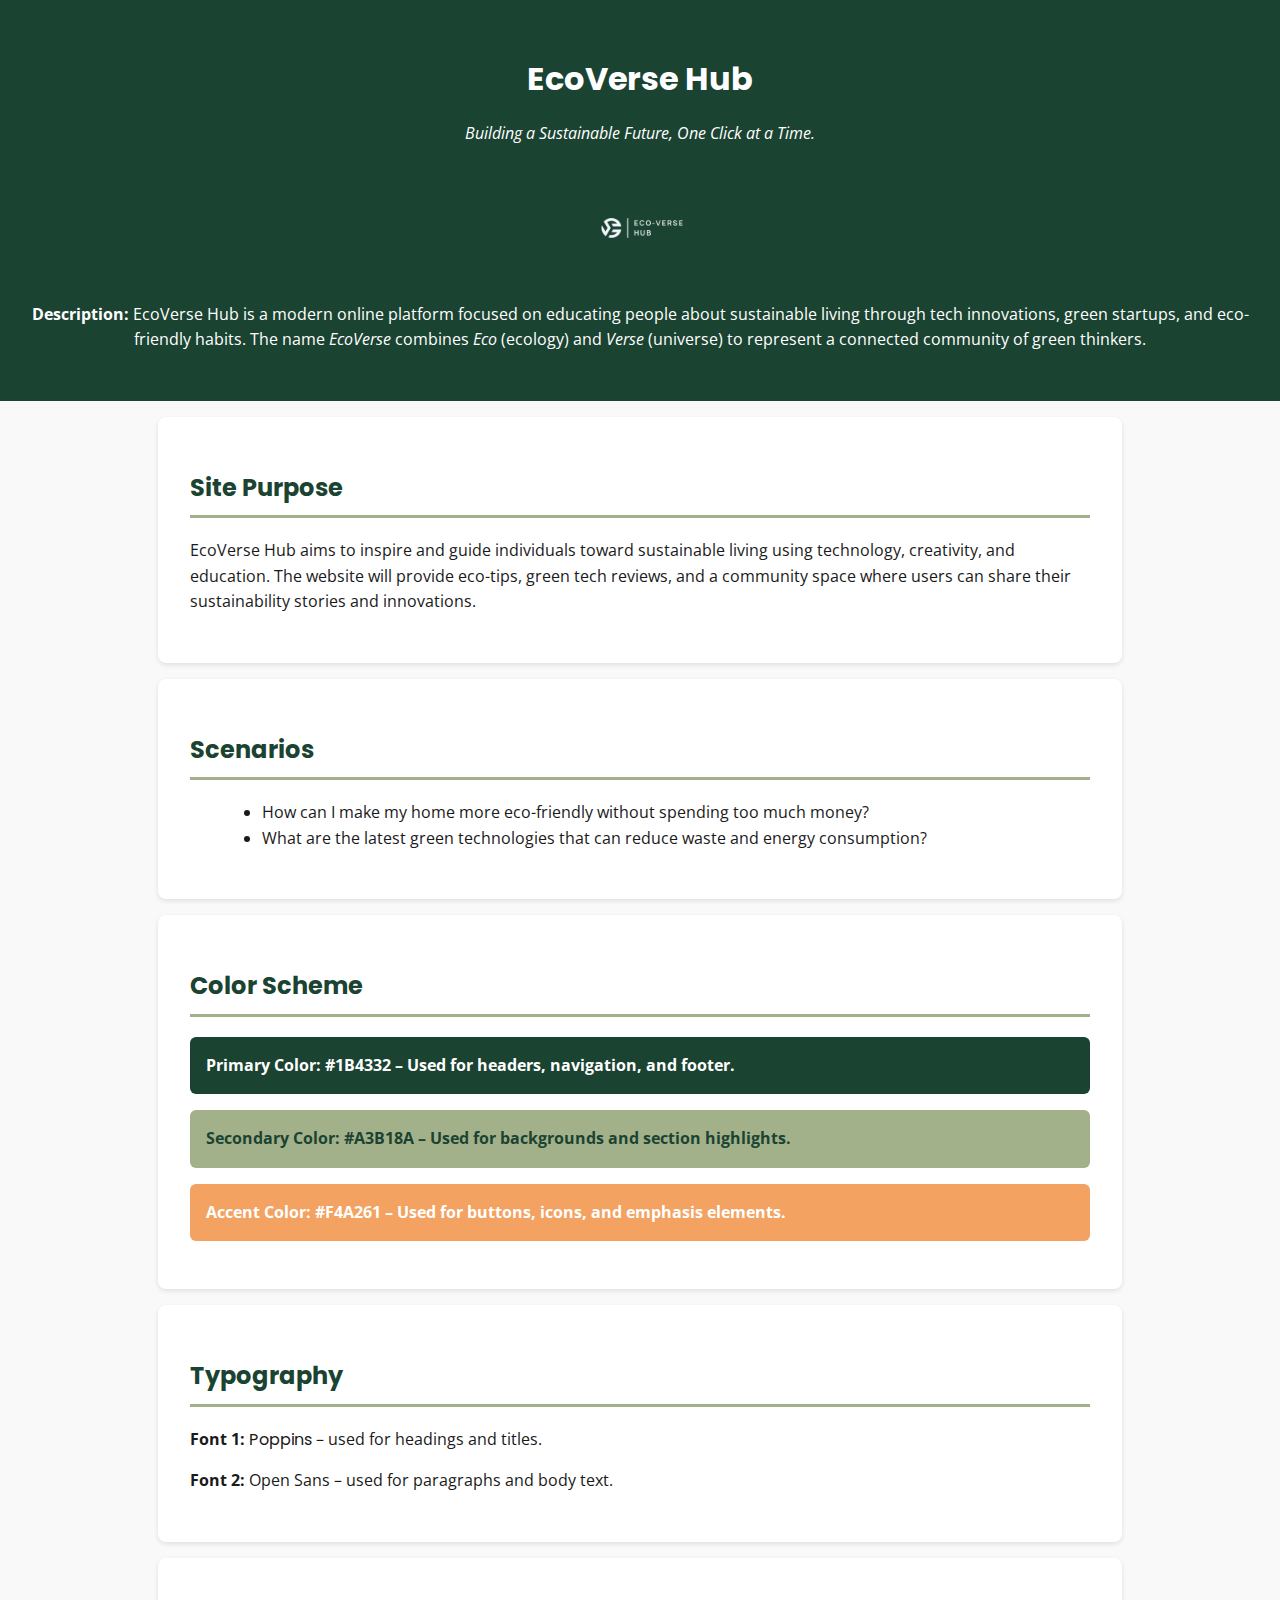
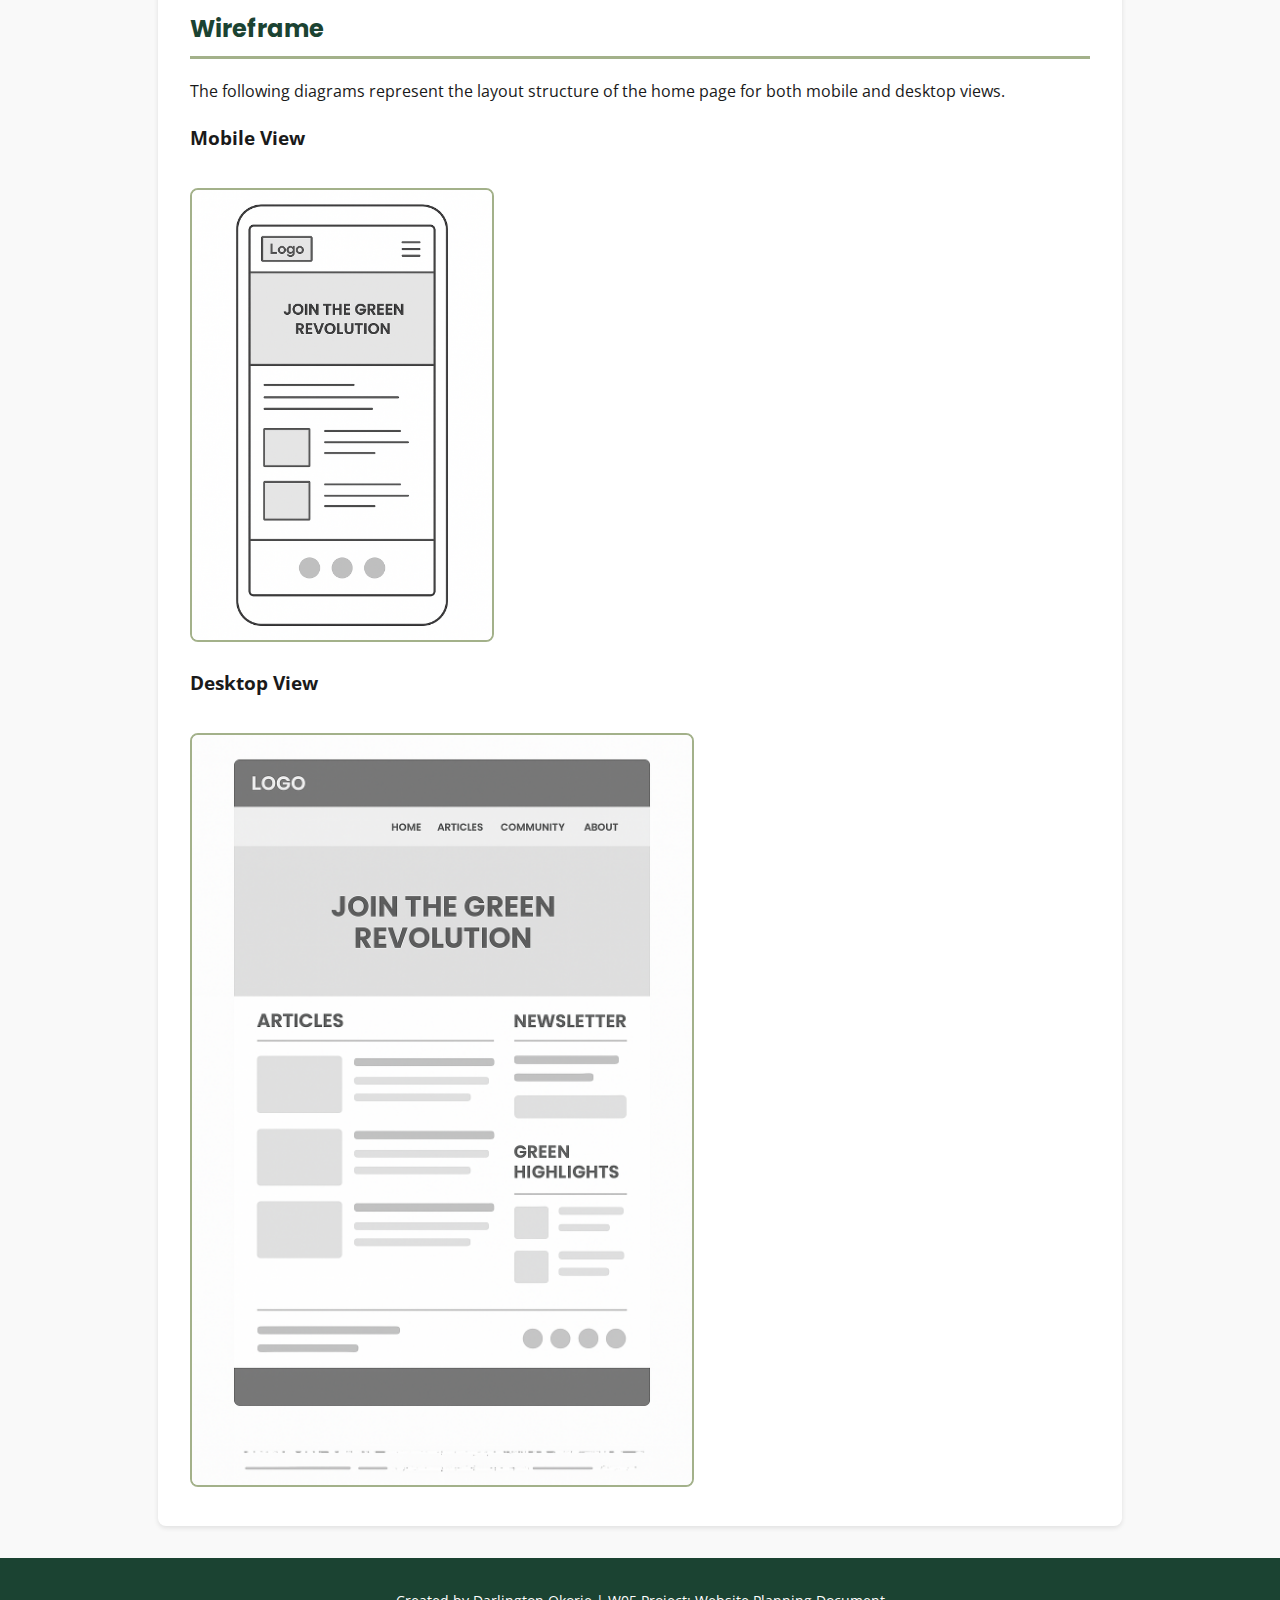
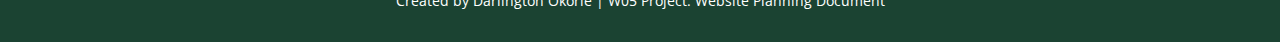
<file: project/siteplan.html>
<!DOCTYPE html>
<html lang="en">
<head>
  <meta charset="UTF-8" />
  <meta name="viewport" content="width=device-width, initial-scale=1.0" />
  <title>Site Plan - EcoVerse Hub</title>

  <!-- Google Fonts -->
  <link href="https://fonts.googleapis.com/css2?family=Open+Sans:wght@400;600&family=Poppins:wght@600;700&display=swap" rel="stylesheet">

  <!-- External CSS -->
  <link rel="stylesheet" href="style.css" />
</head>

<body>
  <header>
    <h1>EcoVerse Hub</h1>
    <p><em>Building a Sustainable Future, One Click at a Time.</em></p>
    <img src="image/logo.png" alt="EcoVerse Hub Logo" />
    <p>
      <strong>Description:</strong> EcoVerse Hub is a modern online platform
      focused on educating people about sustainable living through tech
      innovations, green startups, and eco-friendly habits. The name
      <em>EcoVerse</em> combines <em>Eco</em> (ecology) and
      <em>Verse</em> (universe) to represent a connected community of green
      thinkers.
    </p>
  </header>

  <section id="purpose">
    <h2>Site Purpose</h2>
    <p>
      EcoVerse Hub aims to inspire and guide individuals toward sustainable
      living using technology, creativity, and education. The website will
      provide eco-tips, green tech reviews, and a community space where users
      can share their sustainability stories and innovations.
    </p>
  </section>

  <section id="scenarios">
    <h2>Scenarios</h2>
    <ul>
      <li>
        How can I make my home more eco-friendly without spending too much
        money?
      </li>
      <li>
        What are the latest green technologies that can reduce waste and energy
        consumption?
      </li>
    </ul>
  </section>

  <section id="colors">
    <h2>Color Scheme</h2>
    <div class="color-sample primary">
      Primary Color: #1B4332 – Used for headers, navigation, and footer.
    </div>
    <div class="color-sample secondary">
      Secondary Color: #A3B18A – Used for backgrounds and section highlights.
    </div>
    <div class="color-sample accent">
      Accent Color: #F4A261 – Used for buttons, icons, and emphasis elements.
    </div>
  </section>

  <section id="typography">
    <h2>Typography</h2>
    <p>
      <strong>Font 1:</strong>
      <span style="font-family: 'Poppins', sans-serif">Poppins</span> – used
      for headings and titles.
    </p>
    <p>
      <strong>Font 2:</strong>
      <span style="font-family: 'Open Sans', sans-serif">Open Sans</span> – used
      for paragraphs and body text.
    </p>
  </section>

  <section id="wireframe">
    <h2>Wireframe</h2>
    <p>
      The following diagrams represent the layout structure of the home page
      for both mobile and desktop views.
    </p>

    <h3>Mobile View</h3>
    <img src="image/wireframe-mobile.png" alt="Mobile Wireframe" class="wireframe" width="300" />

    <h3>Desktop View</h3>
    <img src="image/wireframe-desktop.png" alt="Desktop Wireframe" class="wireframe" width="500" />
  </section>

  <footer>
    <p>Created by Darlington Okorie | W05 Project: Website Planning Document</p>
  </footer>
</body>
</html>
</file>
<file: styles/form.css>
/* Base Styles */
body {
  font-family: Arial, sans-serif;
  margin: 0;
  padding: 0;
  line-height: 1.6;
  background: #f9f9f9;
  color: #333;
}

header, footer {
  background: #333;
  color: #fff;
  padding: 1rem;
  text-align: center;
}

main {
  padding: 1rem;
  max-width: 600px;
  margin: auto;
}

form {
  display: flex;
  flex-direction: column;
  gap: 1rem;
  background: #fff;
  padding: 1.5rem;
  border-radius: 10px;
  box-shadow: 0 2px 5px rgba(0,0,0,0.1);
}

label, legend {
  font-weight: bold;
  margin-bottom: 0.3rem;
}

input, select, textarea {
  padding: 0.6rem;
  font-size: 1rem;
  border: 1px solid #ccc;
  border-radius: 6px;
}

input[type="submit"] {
  background: #efac3e;
  color: #fff;
  border: none;
  cursor: pointer;
  border-radius: 6px;
  transition: background 0.3s;
}

input[type="submit"]:hover {
  background: #d18c2f;
}

fieldset {
  border: 1px solid #ccc;
  padding: 1rem;
  border-radius: 6px;
}

/* ⭐ Responsive Design */
@media (max-width: 600px) {
  body {
    font-size: 16px;
  }

  form {
    padding: 1rem;
  }

  input, select, textarea {
    font-size: 1rem;
    padding: 0.5rem;
  }

  fieldset legend {
    font-size: 1rem;
  }

  input[type="submit"] {
    font-size: 1rem;
    padding: 0.8rem;
    width: 100%;
  }
}

/* Success Counter Animation */
#reviewCount {
  display: inline-block;
  opacity: 0;
  transform: translateY(20px);
  transition: all 0.8s ease-out;
  font-weight: bold;
  color: #efac3e;
  font-size: 1.5rem;
}

#reviewCount.show {
  opacity: 1;
  transform: translateY(0);
}

@media (min-width: 601px) {
  form {
    gap: 1.2rem;
  }

  input, select, textarea {
    max-width: 100%;
  }
}
</file>
<file: styles/place.css>
/* =========================
   Global Variables
========================= */
:root {
  --primary: #004d40;   /* dark green */
  --secondary: #e53935; /* red */
  --text: #333;
  --bg: #f9f9f9;
  --card-bg: rgba(255, 255, 255, 0.9);
}

/* =========================
   Reset & Base
========================= */
* {
  box-sizing: border-box;
  margin: 0;
  padding: 0;
}

body {
  font-family: Arial, sans-serif;
  line-height: 1.6;
  background: var(--bg);
  color: var(--text);
}

/* =========================
   Header & Footer
========================= */
header, footer {
  text-align: center;
  padding: 1rem;
  background: var(--primary);
  color: white;
}

footer {
  font-size: 0.9rem;
  margin-top: 1rem;
}

/* =========================
   Hero Section
========================= */
.hero {
  position: relative;
}

.hero img {
  width: 100%;
  height: auto;
  display: block;
}

/* =========================
   Overlay Cards
========================= */
.data, .weather {
  background: var(--card-bg);
  padding: 1rem;
  border-radius: 8px;
  width: 220px;
  box-shadow: 0 2px 6px rgba(0,0,0,0.15);
  position: absolute;
  top: 20px;
}

.data {
  left: 20px;
}

.weather {
  right: 20px;
  /* ✅ make the card bigger */
  width: 260px;
  padding: 1.2rem;

  /* ✅ push it down towards center */
  margin-top: 120px;
}

.data h2, .weather h2 {
  margin-bottom: 0.5rem;
  font-size: 1.2rem;
}

.data ul, .weather ul {
  list-style: none;
  font-size: 0.9rem;
}

.data li, .weather li {
  margin: 0.4rem 0;
}

/* Small weather icon */
.weather img.weather-icon {
  width: 50px;  /* ✅ slightly bigger */
  height: 50px;
  display: block;
  margin-bottom: 0.5rem;
}

/* Emoji pseudo-element for wide view */
.weather h2::after {
  content: " ⛅";
  display: inline;
  margin-left: 0.25rem;
}

/* =========================
   Mobile Responsive Layout
========================= */
@media (max-width: 767px) {
  .data, .weather {
    position: static;
    width: 100%;
    max-width: none;
    margin: 1rem auto;
  }

  .hero {
    display: flex;
    flex-direction: column;
    align-items: center;
  }

  .weather {
    margin-top: 0; /* reset margin for mobile */
    width: 100%;
  }

  .weather h2::after {
    content: ""; /* remove emoji in mobile */
  }

  .weather img.weather-icon {
    margin: 0 auto 0.5rem auto;
  }
}
</file>
<file: styles/temples.css>
/* Base styles */
* {
  box-sizing: border-box;
  margin: 0;
  padding: 0;
}

body {
  font-family: 'Roboto', Arial, sans-serif;
  line-height: 1.5;
  background-color: #f9f9f9;
  color: #333;
}

/* Header and nav */
header {
  background-color: #003366;
  color: #fff;
  padding: 1rem;
  display: flex;
  justify-content: space-between;
  align-items: center;
}

header h1 {
  font-family: 'Merriweather', serif;
  font-size: 1.5rem;
}

nav ul {
  list-style: none;
  display: none; /* hidden on mobile until toggled */
  flex-direction: column;
  gap: 0.5rem;
  background-color: #003366;
  position: absolute;
  top: 60px;
  left: 0;
  width: 100%;
  padding: 1rem;
}

nav ul.show {
  display: flex;
}

nav a {
  color: #fff;
  text-decoration: none;
  font-weight: bold;
}

nav a:hover {
  text-decoration: underline; /* hover effect */
  background-color: #b2b7bd;
}

.menu-button {
  display: block;
  font-size: 1.5rem;
  background: none;
  border: none;
  color: #fff;
  cursor: pointer;
}
/* //My edit */

/* Main content */
main {
  max-width: 900px;
  margin: 0 auto;
  padding: 1rem;
}

main h1 {
  margin-bottom: 1rem;
  color: #003366;
  font-family: 'Merriweather', serif;
}

/* Figures grid: 1 column mobile */
.album {
  display: grid;
  grid-template-columns: 1fr;
  gap: 1rem;
}

/* styles/temples-large.css */
@media screen and (min-width: 640px) {
  .album {
    grid-template-columns: repeat(3, 1fr);
  }
  nav ul {
    display: flex;
  }
}


figure {
  background: #fff;
  border-radius: 8px;
  overflow: hidden;
  box-shadow: 0 2px 4px rgba(0,0,0,0.1);
  text-align: center;
}

figure img {
  width: 100%;
  display: block;
}

figcaption {
  padding: 0.5rem;
  font-size: 0.9rem;
}

/* Footer */
footer {
  background-color: #003366;
  color: #fff;
  text-align: center;
  padding: 1rem;
  margin-top: 2rem;
}
</file>
<file: prod_review/styles/form.css>
/* Base Styles */
body {
  font-family: Arial, sans-serif;
  margin: 0;
  padding: 0;
  line-height: 1.6;
  background: #f9f9f9;
  color: #333;
}

header, footer {
  background: #333;
  color: #fff;
  padding: 1rem;
  text-align: center;
}

main {
  padding: 1rem;
  max-width: 600px;
  margin: auto;
}

form {
  display: flex;
  flex-direction: column;
  gap: 1rem;
  background: #fff;
  padding: 1.5rem;
  border-radius: 10px;
  box-shadow: 0 2px 5px rgba(0,0,0,0.1);
}

label, legend {
  font-weight: bold;
  margin-bottom: 0.3rem;
}

input, select, textarea {
  padding: 0.6rem;
  font-size: 1rem;
  border: 1px solid #ccc;
  border-radius: 6px;
}

input[type="submit"] {
  background: #efac3e;
  color: #fff;
  border: none;
  cursor: pointer;
  border-radius: 6px;
  transition: background 0.3s;
}

input[type="submit"]:hover {
  background: #d18c2f;
}

fieldset {
  border: 1px solid #ccc;
  padding: 1rem;
  border-radius: 6px;
}

/* ⭐ Responsive Design */
@media (max-width: 600px) {
  body {
    font-size: 16px;
  }

  form {
    padding: 1rem;
  }

  input, select, textarea {
    font-size: 1rem;
    padding: 0.5rem;
  }

  fieldset legend {
    font-size: 1rem;
  }

  input[type="submit"] {
    font-size: 1rem;
    padding: 0.8rem;
    width: 100%;
  }
}

/* Success Counter Animation */
#reviewCount {
  display: inline-block;
  opacity: 0;
  transform: translateY(20px);
  transition: all 0.8s ease-out;
  font-weight: bold;
  color: #efac3e;
  font-size: 1.5rem;
}

#reviewCount.show {
  opacity: 1;
  transform: translateY(0);
}

@media (min-width: 601px) {
  form {
    gap: 1.2rem;
  }

  input, select, textarea {
    max-width: 100%;
  }
}
</file>
<file: project/style.css>
:root {
  --primary-color: #1B4332;
  --secondary-color: #A3B18A;
  --accent-color: #F4A261;
  --text-color: #1A1A1A;
  --bg-color: #F9F9F9;
}

/* General Styles */
body {
  font-family: 'Open Sans', sans-serif;
  color: var(--text-color);
  background-color: var(--bg-color);
  margin: 0;
  padding: 0;
  line-height: 1.6;
}

/* Header */
header {
  background-color: var(--primary-color);
  color: white;
  text-align: center;
  padding: 2rem 1rem;
}

header h1 {
  font-family: 'Poppins', sans-serif;
  font-size: 2rem;
  margin-bottom: 0.5rem;
}

header img {
  width: 100px;
  margin-top: 1rem;
  border-radius: 10px;
}

/* Sections */
section {
  padding: 2rem;
  margin: 1rem auto;
  max-width: 900px;
  background-color: white;
  border-radius: 8px;
  box-shadow: 0 2px 5px rgba(0, 0, 0, 0.1);
}

h2 {
  font-family: 'Poppins', sans-serif;
  color: var(--primary-color);
  border-bottom: 3px solid var(--secondary-color);
  padding-bottom: 0.5rem;
}

/* Lists */
ul {
  list-style: disc;
  margin-left: 2rem;
}

/* Color Samples */
.color-sample {
  display: flex;
  align-items: center;
  margin: 1rem 0;
  padding: 1rem;
  border-radius: 6px;
  color: white;
  font-weight: bold;
}

.primary {
  background-color: var(--primary-color);
}

.secondary {
  background-color: var(--secondary-color);
  color: #1B4332;
}

.accent {
  background-color: var(--accent-color);
}

/* Wireframes */
img.wireframe {
  border: 2px solid var(--secondary-color);
  border-radius: 8px;
  margin-top: 1rem;
}

/* Footer */
footer {
  text-align: center;
  padding: 1rem;
  background-color: var(--primary-color);
  color: white;
  font-size: 0.9rem;
  margin-top: 2rem;
}
</file>
<file: styles/base.css>
/* Reset and Base */
* {
  margin: 0;
  padding: 0;
  box-sizing: border-box;
}

body {
  font-family: 'Roboto', sans-serif;
  line-height: 1.6;
  background-color: #f9f9f9;
  color: #333;
  display: flex;
  flex-direction: column;
  min-height: 100vh;
}

/* Header */
header {
  background-color: #003366;
  color: white;
  padding: 1rem;
  text-align: center;
}

#course-title {
  display: block;
  font-size: 1.5rem;
  font-weight: bold;
  margin-bottom: 0.5rem;
  font-family: 'Merriweather', serif;
}

/* Navigation */
nav ul {
  list-style: none;
  display: flex;
  justify-content: center;
  gap: 1.5rem;
}

nav a {
  color: white;
  text-decoration: none;
  font-weight: bold;
  transition: color 0.3s, border-bottom 0.3s;
}

nav a:hover {
  color: #ffcc00;
  border-bottom: 2px solid #ffcc00;
}

/* Main Layout */
main {
  flex: 1;
  max-width: 900px;
  margin: 2rem auto;
  padding: 0 1rem;
}

main h1 {
  text-align: center;
  margin-bottom: 2rem;
  font-family: 'Merriweather', serif;
  font-size: 2rem;
  color: #003366;
}

/* Cards */
.card {
  background-color: white;
  border-radius: 10px;
  padding: 1.5rem;
  margin-bottom: 2rem;
  box-shadow: 0 2px 8px rgba(0,0,0,0.1);
  display: grid;
  grid-template-columns: 1fr 2fr;
  gap: 1rem;
  align-items: center;
}

.card h2 {
  grid-column: 1 / -1;
  text-align: center;
  margin-bottom: 1rem;
  color: #003366;
}

.card img {
  width: 100%;
  border-radius: 8px;
  max-height: 200px;
  object-fit: cover;
}

.card p {
  font-size: 1rem;
}

/* Footer */
footer {
  background-color: #003366;
  color: white;
  text-align: center;
  padding: 1rem;
  margin-top: auto;
}

footer p {
  margin: 0.5rem 0;
  font-size: 0.9rem;
}
</file>
<file: ecoverse-hub/assets/css/style.css>
:root{
  --primary:#1B4332;
  --secondary:#A3B18A;
  --accent:#F4A261;
  --text:#111;
  --muted:#666;
  --bg:#f7f7f7;
  --container:1100px;
  --gap:1rem;
}

/* Basic reset */
*{box-sizing:border-box}
html,body{height:100%}
body{
  margin:0;
  font-family:'Open Sans',sans-serif;
  color:var(--text);
  background:var(--bg);
  line-height:1.5;
  -webkit-font-smoothing:antialiased;
}

/* Utility */
.container{max-width:var(--container);margin:0 auto;padding:1rem}
.skip-link{position:absolute;left:-999px;top:auto;width:1px;height:1px;overflow:hidden}
.skip-link:focus{left:1rem;top:1rem;width:auto;height:auto;background:white;padding:.5rem;border-radius:4px}

/* Header */
.site-header{background:var(--primary);color:#fff}
.header-inner{display:flex;align-items:center;justify-content:space-between;padding:1rem}
.brand{display:flex;align-items:center;gap:.75rem}
.logo{width:48px;height:auto;border-radius:6px}
.site-title{font-family:'Poppins',sans-serif;margin:0;font-size:1.1rem}

/* Nav */
.main-nav{position:relative}
.nav-toggle{display:inline-block;background:transparent;border:1px solid rgba(255,255,255,0.15);color:#fff;padding:.35rem .6rem;border-radius:4px}
.nav-list{display:none;list-style:none;margin:0;padding:0}
.nav-list li{margin:0}
.nav-list a{color:#fff;text-decoration:none;padding:.4rem .6rem;display:block}

/* Hero */
.hero{display:flex;flex-direction:column;align-items:center;text-align:center;padding:2rem 1rem;background:white;margin:1rem 0;border-radius:8px}
.hero-img{width:100%;height:180px;object-fit:cover;border-radius:8px}
.hero-content{margin-top:1rem}
.hero h2{font-family:'Poppins',sans-serif;margin:.25rem 0;font-size:1.6rem;color:var(--primary)}
.hero-sub{color:var(--muted);margin:.5rem 0}
.btn-primary{background:var(--accent);color:#fff;padding:.55rem .9rem;border-radius:6px;text-decoration:none;display:inline-block}

/* Grid & cards */
.grid{display:grid;gap:var(--gap)}
#articles-list{grid-template-columns:1fr;display:grid;gap:1rem}
.card{background:white;padding:1rem;border-radius:8px;display:grid;grid-template-columns:120px 1fr;gap:1rem;align-items:start;box-shadow:0 1px 3px rgba(0,0,0,0.06)}
.card img{width:100%;height:100px;object-fit:cover;border-radius:6px}
.card h3{margin:.25rem 0;font-family:'Poppins',sans-serif}
.card .meta{margin-top:.5rem}
.fav-btn{background:transparent;border:1px solid var(--secondary);padding:.35rem .5rem;border-radius:6px;cursor:pointer}

/* Highlights */
.cards{display:grid;grid-template-columns:1fr 1fr;gap:1rem}
.card.small{padding:1rem}

/* Forms */
.filter-form{display:flex;gap:.5rem;align-items:center;margin-bottom:1rem}
.form-row{margin-bottom:1rem;display:flex;flex-direction:column}
input[type="text"],input[type="email"],textarea{padding:.5rem;border:1px solid #ddd;border-radius:6px}

/* Footer */
.site-footer{background:var(--primary);color:#fff;padding:1rem;margin-top:2rem}
.footer-inner{display:flex;justify-content:space-between;align-items:center;gap:1rem;flex-wrap:wrap}
.footer-inner nav a{color: #ddd; text-decoration: none;}

/* Responsive styles (mobile-first) */
@media(min-width:700px){
  .nav-list{display:flex;gap:.5rem}
  .nav-toggle{display:none}
  #articles-list{grid-template-columns:repeat(2,1fr)}
  .hero{flex-direction:row;text-align:left;gap:1rem}
  .hero-img{height:220px;width:50%}
  .hero-content{width:50%}
  .grid{gap:1.25rem}
  .cards{grid-template-columns:repeat(3,1fr)}
  .card{grid-template-columns:180px 1fr}
}

@media(min-width:1000px){
  #articles-list{grid-template-columns:repeat(3,1fr)}
  .container{padding:1.5rem}
}

/* small accessibility styles */
[aria-pressed="true"]{background:var(--secondary);color:var(--primary)}
.btn{background:var(--primary);color:white;padding:.45rem .65rem;border-radius:6px;border:none}
.btn-ghost{background:transparent;border:1px solid #ccc;padding:.45rem .65rem;border-radius:6px}
.empty{color:var(--muted)}
</file>
<file: styles/temples-large.css>
/* Larger screen overrides */

nav ul {
  display: flex;        /* show nav inline on large screens */
  position: static;     /* reset absolute */
  flex-direction: row;
  background: none;
  width: auto;
  padding: 0;
  gap: 1rem;
}

.menu-button {
  display: none; /* hide hamburger on large screens */
}

/* Figures grid: multi columns */
.album {
  grid-template-columns: repeat(auto-fit, minmax(250px, 1fr));
}
</file>
